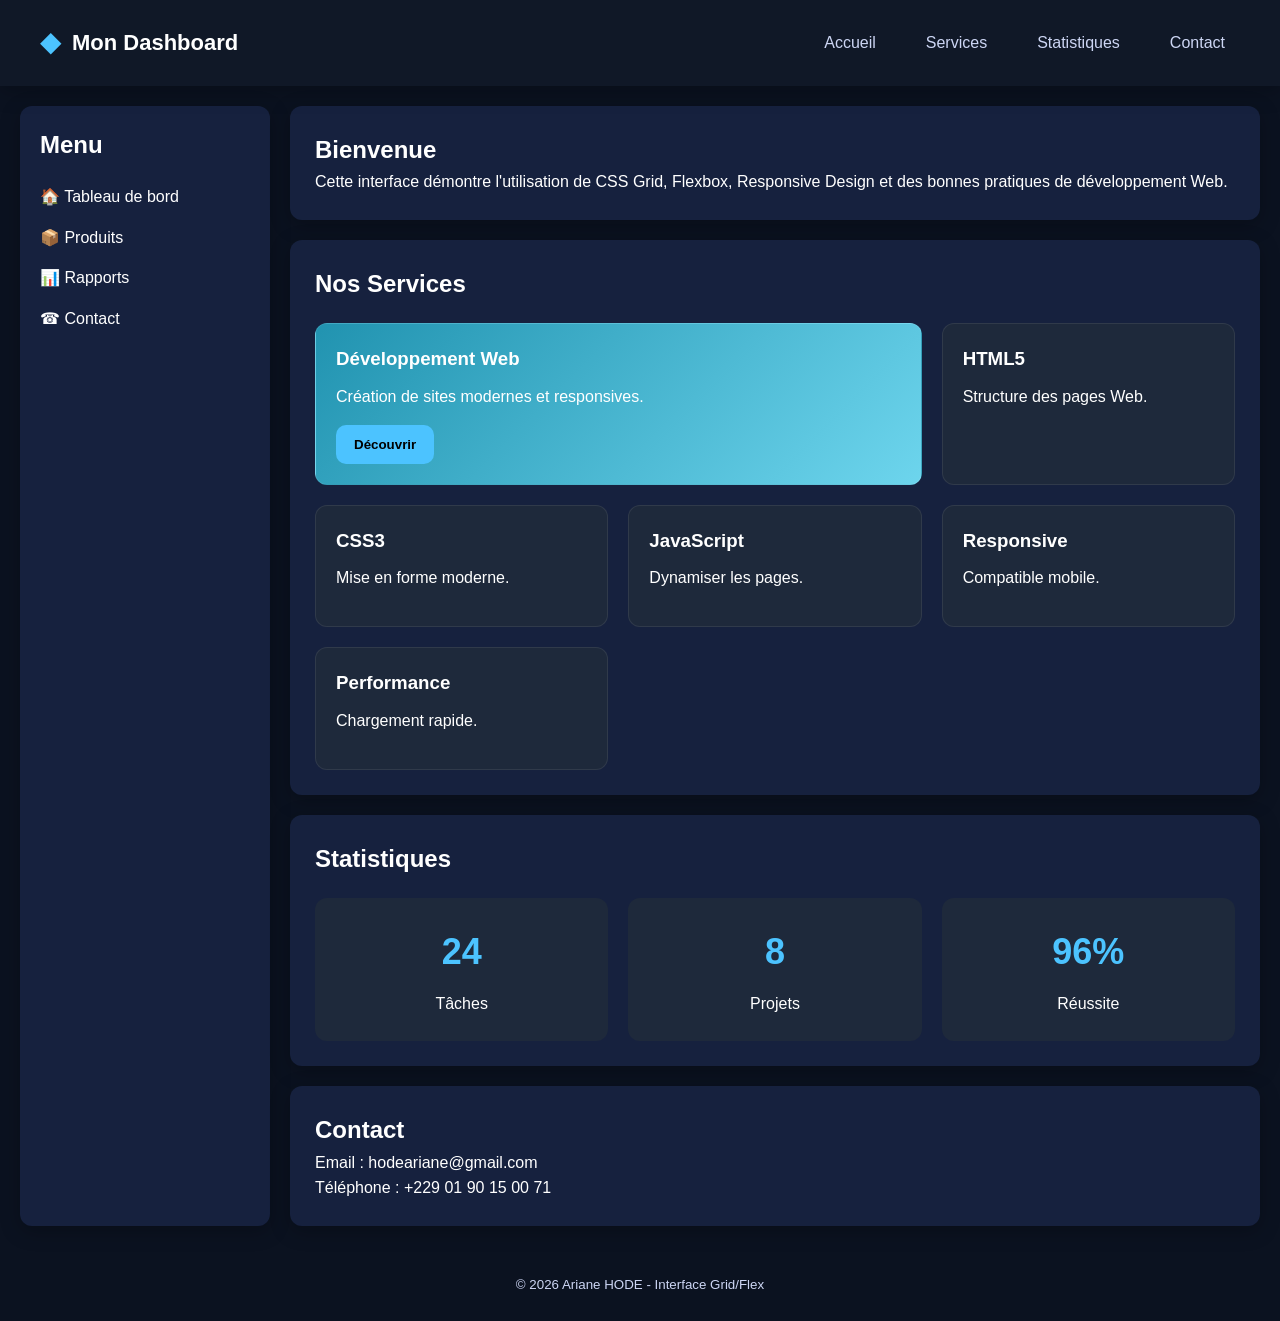
<file: 01_GridFlex/index.html>
<!DOCTYPE html>
<html lang="fr">

<head>
    <meta charset="UTF-8">
    <meta name="viewport" content="width=device-width, initial-scale=1.0">
    <title>Dashboard Moderne - Grid & Flex</title>

    <link rel="stylesheet" href="css/style.css">
</head>

<body>

    <!-- HEADER -->

    <header class="header">

        <div class="brand">
            <span class="logo">◆</span>
            <span class="brand-name">Mon Dashboard</span>
        </div>

        <nav class="nav">

            <a href="#overview">Accueil</a>

            <a href="#cards">Services</a>

            <a href="#stats">Statistiques</a>

            <a href="#contact">Contact</a>

        </nav>

    </header>



    <!-- LAYOUT -->

    <div class="layout">

        <!-- SIDEBAR -->

        <aside class="sidebar">

            <h2>Menu</h2>

            <ul>

                <li><a href="#overview">🏠 Tableau de bord</a></li>

                <li><a href="#cards">📦 Produits</a></li>

                <li><a href="#stats">📊 Rapports</a></li>

                <li><a href="#contact">☎ Contact</a></li>

            </ul>

        </aside>



        <!-- CONTENU -->

        <main class="main">

            <!-- PRESENTATION -->

            <section class="panel" id="overview">

                <h1>Bienvenue</h1>

                <p>

                    Cette interface démontre l'utilisation de CSS Grid,

                    Flexbox, Responsive Design et des bonnes pratiques

                    de développement Web.

                </p>

            </section>



            <!-- CARTES -->

            <section class="panel" id="cards">

                <h2>Nos Services</h2>

                <div class="cards">

                    <article class="card featured">

                        <h3>Développement Web</h3>

                        <p>

                            Création de sites modernes et responsives.

                        </p>

                        <button class="btn">

                            Découvrir

                        </button>

                    </article>



                    <article class="card">

                        <h3>HTML5</h3>

                        <p>

                            Structure des pages Web.

                        </p>

                    </article>

                    <article class="card">

                        <h3>CSS3</h3>

                        <p>

                            Mise en forme moderne.

                        </p>

                    </article>

                    <article class="card">

                        <h3>JavaScript</h3>

                        <p>

                            Dynamiser les pages.

                        </p>

                    </article>

                    <article class="card">

                        <h3>Responsive</h3>

                        <p>

                            Compatible mobile.

                        </p>

                    </article>

                    <article class="card">

                        <h3>Performance</h3>

                        <p>

                            Chargement rapide.

                        </p>

                    </article>

                </div>

            </section>



            <!-- STATISTIQUES -->

            <section class="panel" id="stats">

                <h2>Statistiques</h2>

                <div class="stats">

                    <div class="stat">

                        <span class="number">24</span>

                        <span>Tâches</span>

                    </div>

                    <div class="stat">

                        <span class="number">8</span>

                        <span>Projets</span>

                    </div>

                    <div class="stat">

                        <span class="number">96%</span>

                        <span>Réussite</span>

                    </div>

                </div>

            </section>



            <!-- CONTACT -->

            <section class="panel" id="contact">

                <h2>Contact</h2>

                <p>

                    Email : hodeariane@gmail.com

                </p>

                <p>

                    Téléphone : +229 01 90 15 00 71

                </p>

            </section>

        </main>

    </div>



    <!-- FOOTER -->

    <footer class="footer">

        <small>

            © 2026 Ariane HODE - Interface Grid/Flex

        </small>

    </footer>

</body>

</html>
</file>
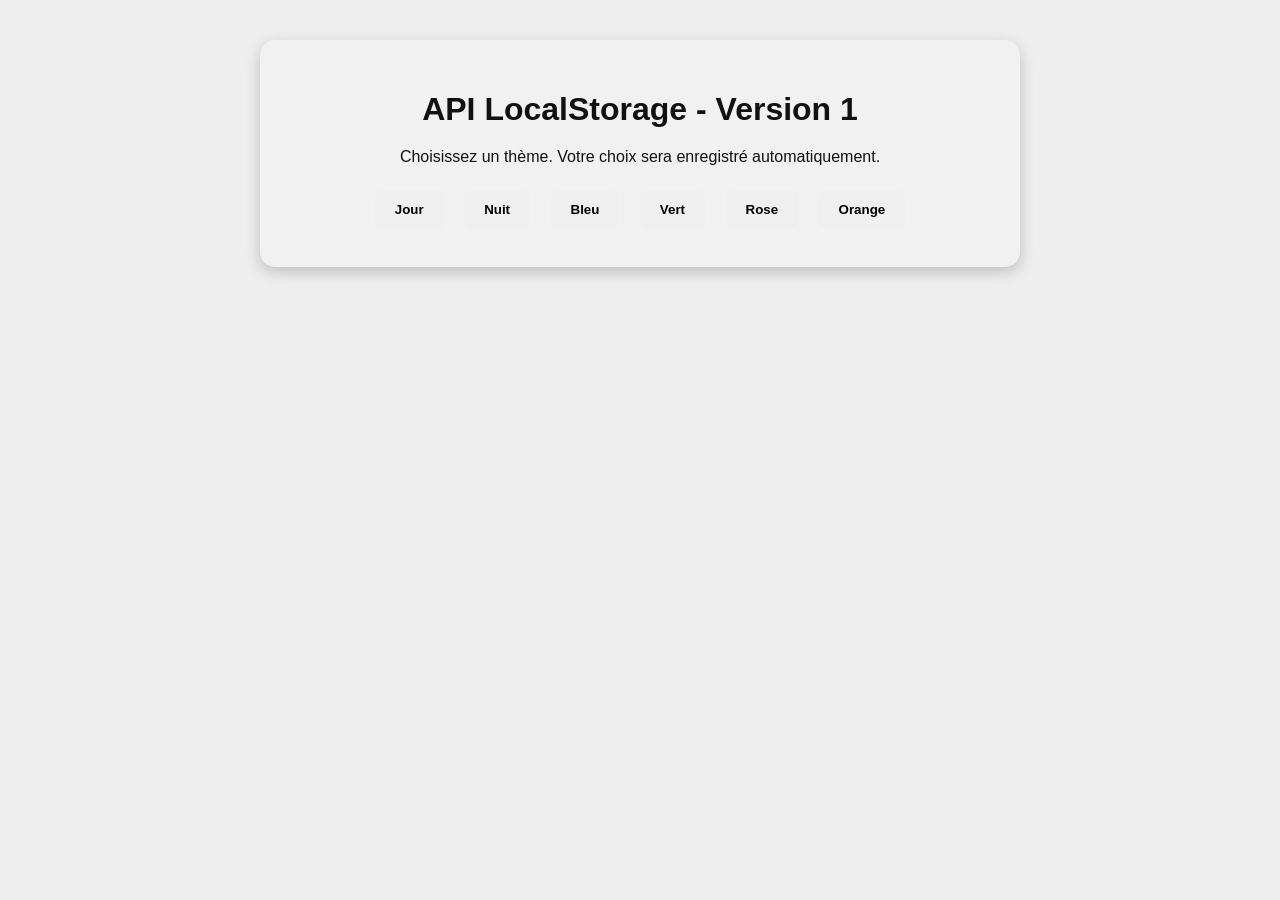
<file: 02_LocalStorage/v1/index.html>
<!DOCTYPE html>
<html lang="fr">

<head>

    <meta charset="UTF-8">

    <meta name="viewport" content="width=device-width, initial-scale=1.0">

    <title>LocalStorage Version 1</title>

    <link rel="stylesheet" href="css/index.css">

</head>

<body id="maPage" class="jour" onload="initialiser()">

    <div class="container">

        <h1>API LocalStorage - Version 1</h1>

        <p id="p1">
            Choisissez un thème. Votre choix sera enregistré automatiquement.
        </p>

        <div class="boutons">

            <button onclick="appliquerTheme('jour')">
                Jour
            </button>

            <button onclick="appliquerTheme('nuit')">
                Nuit
            </button>

            <button onclick="appliquerTheme('bleu')">
                Bleu
            </button>

            <button onclick="appliquerTheme('vert')">
                Vert
            </button>

            <button onclick="appliquerTheme('rose')">
                Rose
            </button>

            <button onclick="appliquerTheme('orange')">
                Orange
            </button>

        </div>

    </div>

<script src="js/index.js"></script>

</body>

</html>
</file>
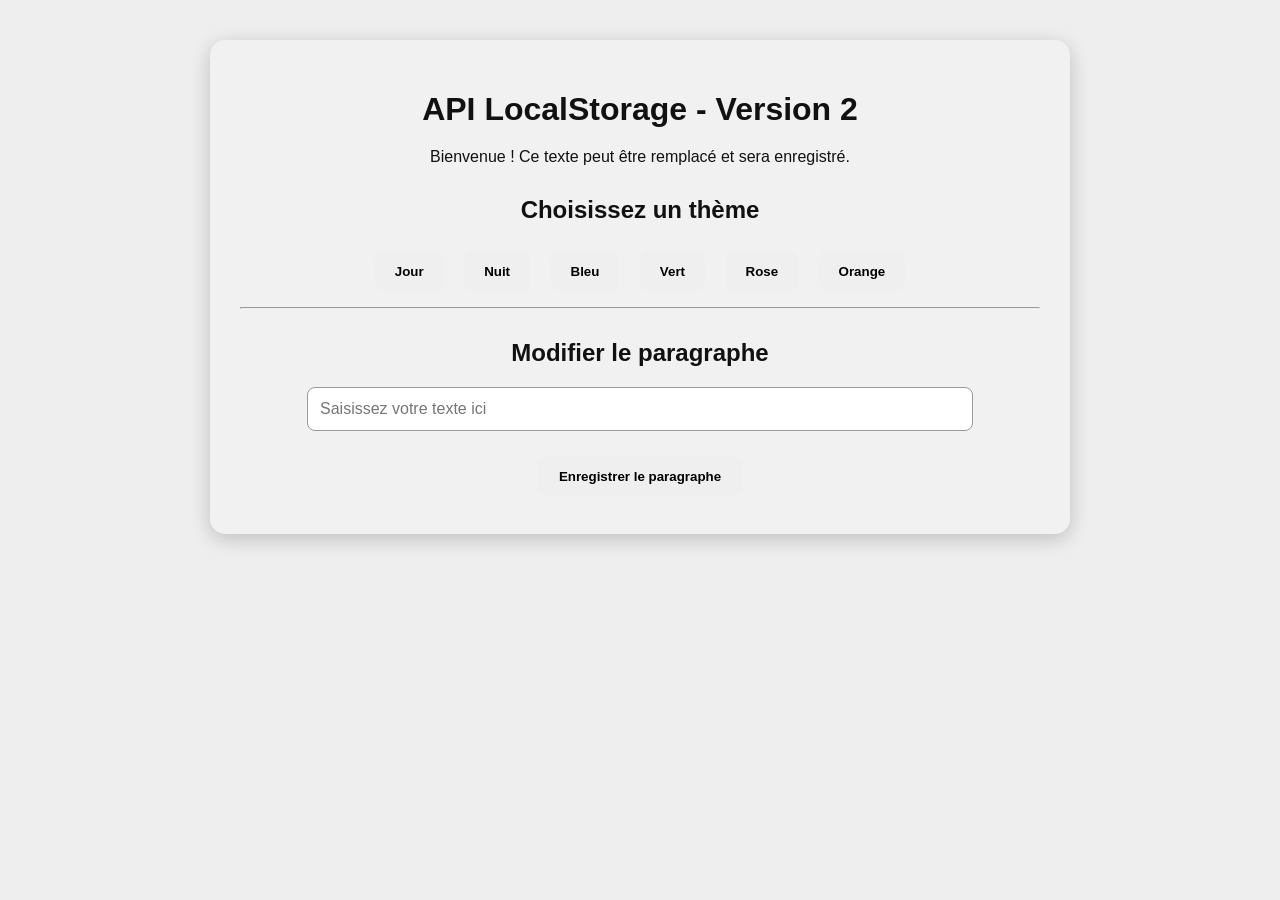
<file: 02_LocalStorage/v2/index.html>
<!DOCTYPE html>
<html lang="fr">

<head>

    <meta charset="UTF-8">

    <meta name="viewport" content="width=device-width, initial-scale=1.0">

    <title>LocalStorage Version 2</title>

    <link rel="stylesheet" href="css/index.css">

</head>

<body id="maPage" class="jour" onload="initialiser()">

<div class="container">

<h1>API LocalStorage - Version 2</h1>

<p id="p1">

Bienvenue ! Ce texte peut être remplacé et sera enregistré.

</p>

<div class="themes">

<h2>Choisissez un thème</h2>

<button onclick="appliquerTheme('jour')">Jour</button>

<button onclick="appliquerTheme('nuit')">Nuit</button>

<button onclick="appliquerTheme('bleu')">Bleu</button>

<button onclick="appliquerTheme('vert')">Vert</button>

<button onclick="appliquerTheme('rose')">Rose</button>

<button onclick="appliquerTheme('orange')">Orange</button>

</div>

<hr>

<h2>Modifier le paragraphe</h2>

<input
type="text"
id="txtParag"
placeholder="Saisissez votre texte ici">

<br><br>

<button onclick="enregistrerParagraphe()">

Enregistrer le paragraphe

</button>

</div>

<script src="js/index.js"></script>

</body>

</html>
</file>
<file: 01_GridFlex/css/style.css>
/* ==========================
   VARIABLES
========================== */

:root{
    --bg:#0b1220;
    --panel:#16213e;
    --primary:#4cc3ff;
    --secondary:#3f72af;
    --text:#ffffff;
    --muted:#cdd6f4;

    --radius:12px;

    --space1:8px;
    --space2:16px;
    --space3:24px;

    --shadow:0 5px 20px rgba(0,0,0,.25);
}

/* ==========================
   RESET
========================== */

*{
    margin:0;
    padding:0;
    box-sizing:border-box;
}

html{
    scroll-behavior:smooth;
}

body{

    background:var(--bg);

    color:var(--text);

    font-family:Arial, Helvetica, sans-serif;

    line-height:1.6;
}

/* ==========================
   HEADER
========================== */

.header{

    display:flex;

    justify-content:space-between;

    align-items:center;

    padding:20px 40px;

    background:#101827;

    box-shadow:var(--shadow);

    position:sticky;

    top:0;

    z-index:100;
}

.brand{

    display:flex;

    align-items:center;

    gap:10px;
}

.logo{

    font-size:28px;

    color:var(--primary);
}

.brand-name{

    font-size:22px;

    font-weight:bold;
}

/* ==========================
   NAVIGATION
========================== */

.nav{

    display:flex;

    gap:20px;

    flex-wrap:wrap;
}

.nav a{

    text-decoration:none;

    color:var(--muted);

    padding:10px 15px;

    border-radius:8px;

    transition:.3s;
}

.nav a:hover{

    background:var(--primary);

    color:#000;
}

/* ==========================
   GRID PRINCIPAL
========================== */

.layout{

    display:grid;

    grid-template-columns:250px 1fr;

    gap:20px;

    padding:20px;
}

/* ==========================
   SIDEBAR
========================== */

.sidebar{

    background:var(--panel);

    padding:20px;

    border-radius:12px;

    box-shadow:var(--shadow);
}

.sidebar h2{

    margin-bottom:20px;
}

.sidebar ul{

    list-style:none;
}

.sidebar li{

    margin-bottom:15px;
}

.sidebar a{

    color:white;

    text-decoration:none;

    transition:.3s;
}

.sidebar a:hover{

    color:var(--primary);
}

/* ==========================
   MAIN
========================== */

.main{

    display:grid;

    gap:20px;
}

.panel{

    background:var(--panel);

    padding:25px;

    border-radius:12px;

    box-shadow:var(--shadow);
}

/* ==========================
   CARTES
========================== */

.cards{

    display:grid;

    grid-template-columns:repeat(auto-fit,minmax(230px,1fr));

    gap:20px;

    margin-top:20px;
}

.card{

    background:#1e293b;

    border-radius:12px;

    padding:20px;

    border:1px solid rgba(255,255,255,.08);

    transition:.3s;
}

.card:hover{

    transform:translateY(-5px);

    border-color:var(--primary);

    background:#243b55;
}

.featured{

    background:linear-gradient(135deg,#2193b0,#6dd5ed);
    color:white;
}

/* grande carte */

@media(min-width:900px){

.featured{

grid-column:span 2;

}

}

.card h3{

    margin-bottom:10px;
}

.card p{

    margin-bottom:15px;
}

/* ==========================
   BOUTON
========================== */

.btn{

    padding:12px 18px;

    border:none;

    border-radius:10px;

    background:var(--primary);

    cursor:pointer;

    font-weight:bold;

    transition:.3s;
}

.btn:hover{

    transform:scale(1.05);

    filter:brightness(1.1);
}

/* ==========================
   STATISTIQUES
========================== */

.stats{

    display:grid;

    grid-template-columns:repeat(auto-fit,minmax(150px,1fr));

    gap:20px;

    margin-top:20px;
}

.stat{

    background:#1e293b;

    padding:25px;

    border-radius:12px;

    text-align:center;

    transition:.3s;
}

.stat:hover{

    background:#243b55;
}

.number{

    display:block;

    font-size:36px;

    font-weight:bold;

    color:var(--primary);

    margin-bottom:10px;
}

/* ==========================
   FOOTER
========================== */

.footer{

    text-align:center;

    padding:25px;

    color:var(--muted);
}

/* ==========================
   RESPONSIVE 900px
========================== */

@media(max-width:900px){

.layout{

grid-template-columns:220px 1fr;

}

.header{

flex-direction:column;

align-items:flex-start;

}

}

/* ==========================
   RESPONSIVE 600px
========================== */

@media(max-width:600px){

.layout{

grid-template-columns:1fr;

}

.sidebar{

order:2;

}

.main{

order:1;

}

.nav{

justify-content:flex-start;

}

.header{

padding:20px;

}

.brand-name{

font-size:18px;

}

}

/* ==========================
   ACCESSIBILITE
========================== */

a:focus-visible,
button:focus-visible{

outline:2px solid white;

outline-offset:3px;

}

/* ==========================
   REDUCED MOTION
========================== */

@media(prefers-reduced-motion:reduce){

*{

transition:none !important;

scroll-behavior:auto;

}

}
</file>
<file: 02_LocalStorage/v1/css/index.css>
body{

font-family:Arial, Helvetica, sans-serif;

transition:0.4s;

margin:0;

padding:40px;

}

.container{

max-width:700px;

margin:auto;

padding:30px;

border-radius:15px;

box-shadow:0 5px 15px rgba(0,0,0,.2);

text-align:center;

background:rgba(255,255,255,.15);

}

h1{

margin-bottom:20px;

}

button{

padding:12px 20px;

margin:8px;

border:none;

border-radius:8px;

cursor:pointer;

font-weight:bold;

transition:.3s;

}

button:hover{

transform:scale(1.05);

}

/* THEMES */

.jour{

background:#eeeeee;

color:#111;

}

.nuit{

background:#1c1c1c;

color:white;

}

.bleu{

background:#1565c0;

color:white;

}

.vert{

background:#2e7d32;

color:white;

}

.rose{

background:#d81b60;

color:white;

}

.orange{

background:#ef6c00;

color:white;

}
</file>
<file: 02_LocalStorage/v2/css/index.css>
body{

margin:0;

padding:40px;

font-family:Arial, Helvetica, sans-serif;

transition:0.4s;

}

.container{

max-width:800px;

margin:auto;

padding:30px;

border-radius:15px;

text-align:center;

background:rgba(255,255,255,.15);

box-shadow:0 5px 20px rgba(0,0,0,.2);

}

h1{

margin-bottom:20px;

}

h2{

margin-top:30px;

}

button{

padding:12px 20px;

margin:8px;

border:none;

border-radius:8px;

cursor:pointer;

font-weight:bold;

transition:.3s;

}

button:hover{

transform:scale(1.05);

}

input{

width:80%;

padding:12px;

border-radius:8px;

border:1px solid #999;

font-size:16px;

}

/* THEMES */

.jour{

background:#eeeeee;

color:#111;

}

.nuit{

background:#121212;

color:white;

}

.bleu{

background:#1565c0;

color:white;

}

.vert{

background:#2e7d32;

color:white;

}

.rose{

background:#d81b60;

color:white;

}

.orange{

background:#ef6c00;

color:white;

}
</file>
